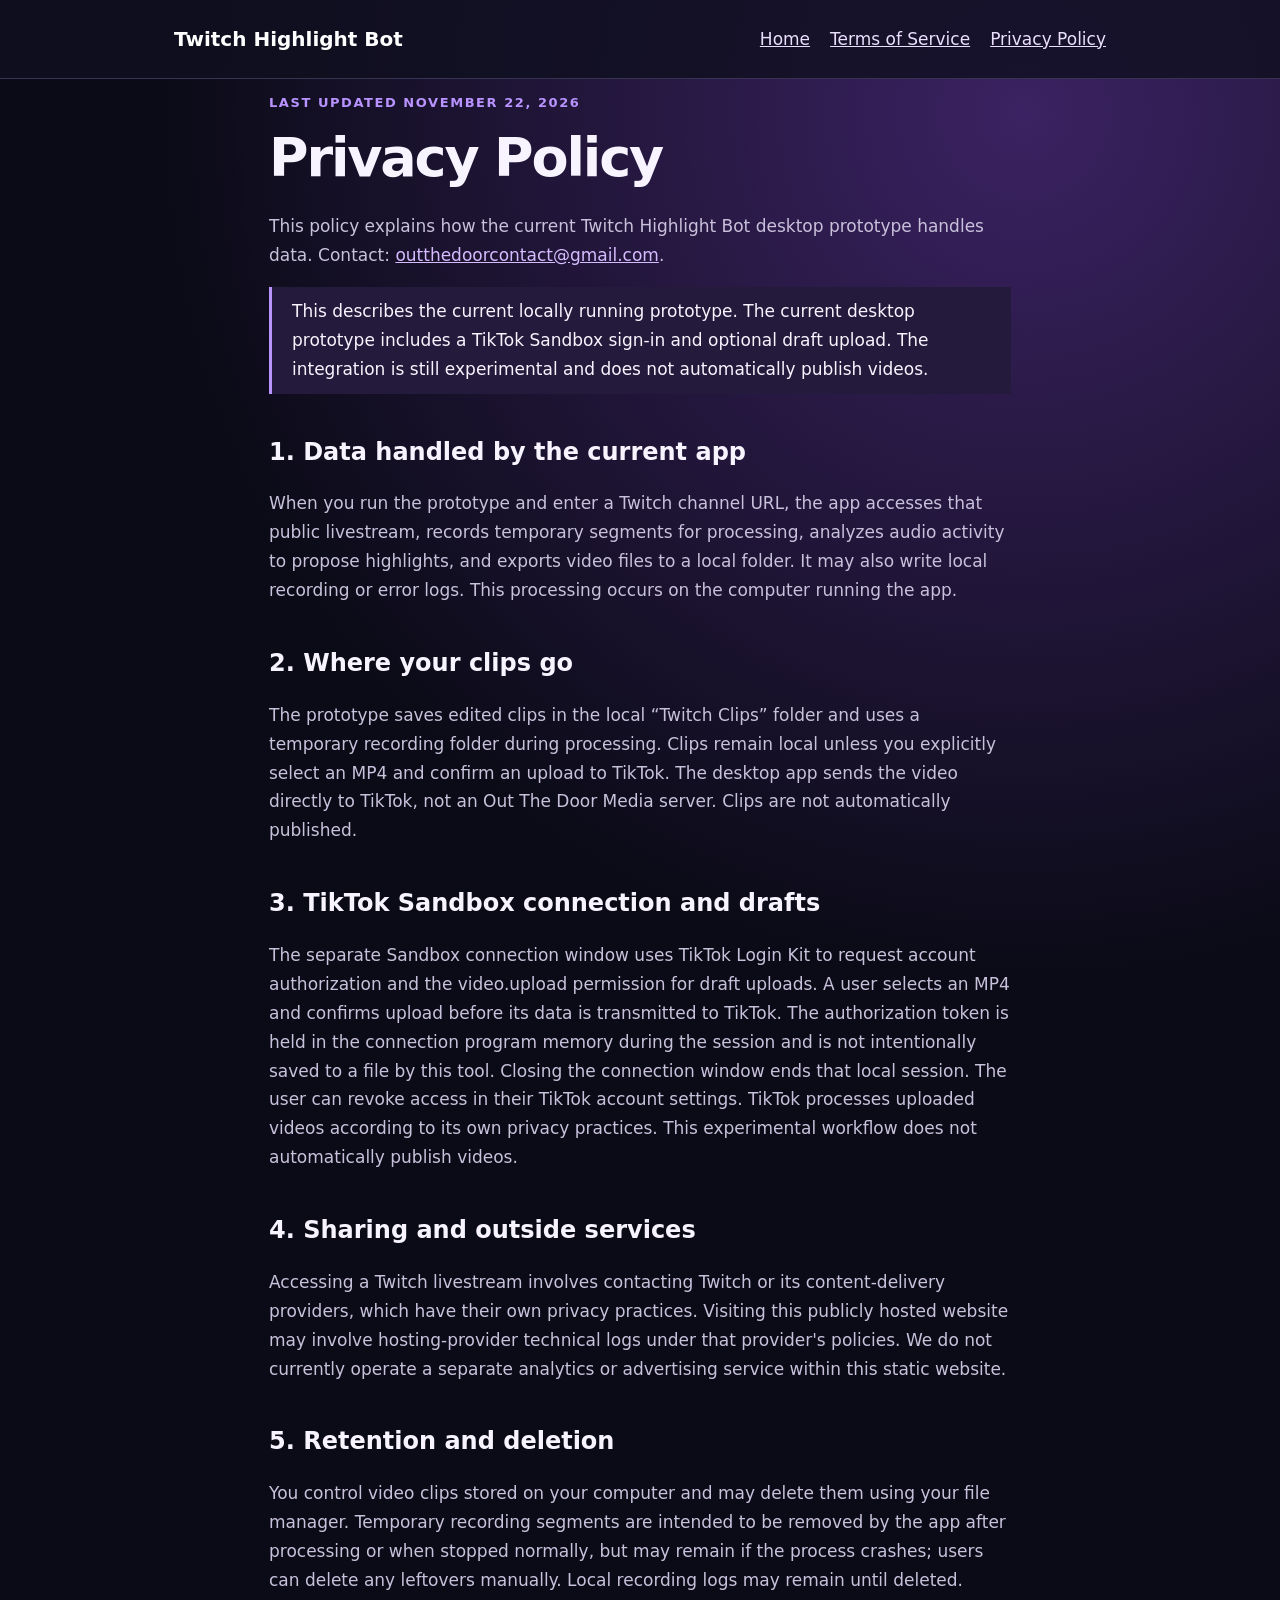
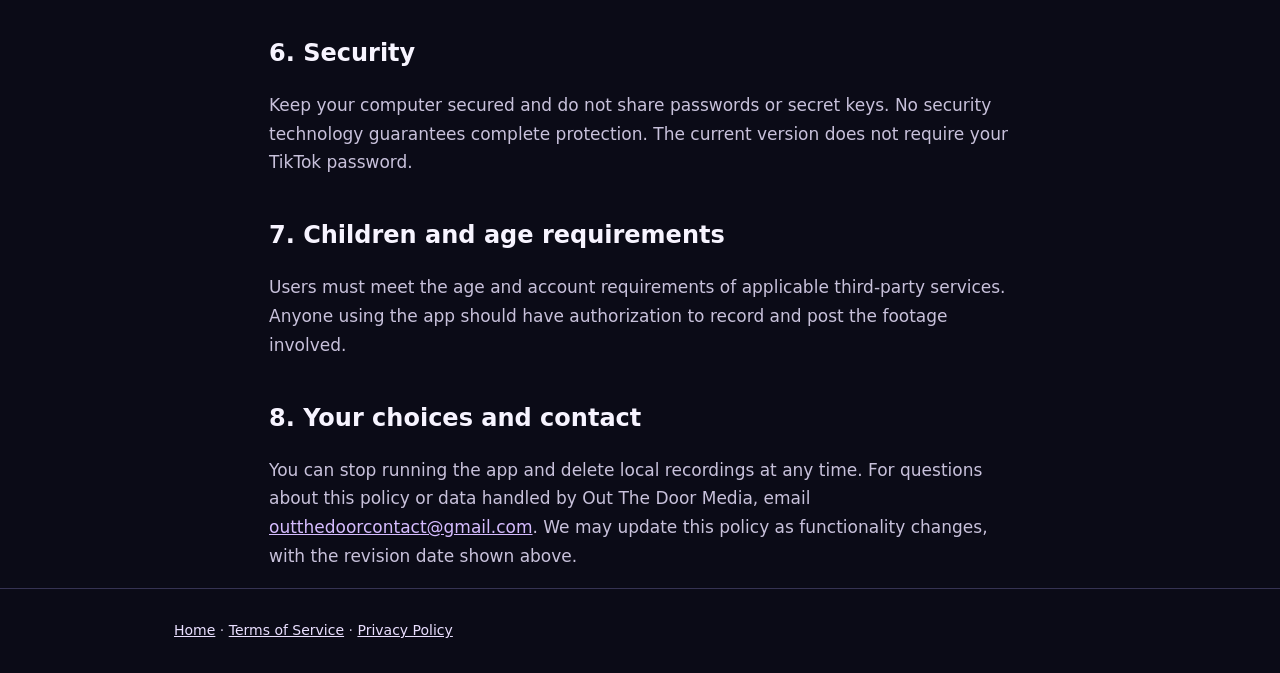
<file: privacy.html>
<!doctype html><html lang="en"><head><meta charset="utf-8"><meta name="viewport" content="width=device-width,initial-scale=1"><title>Privacy Policy | Twitch Highlight Bot</title><link rel="stylesheet" href="style.css"></head><body><header><nav class="wrap"><a class="brand" href="index.html">Twitch Highlight Bot</a><div class="links"><a href="index.html">Home</a><a href="terms.html">Terms of Service</a><a href="privacy.html">Privacy Policy</a></div></nav></header><main class="wrap legal"><p class="eyebrow">Last updated November 22, 2026</p><h1>Privacy Policy</h1><p>This policy explains how the current Twitch Highlight Bot desktop prototype handles data. Contact: <a href="mailto:outthedoorcontact@gmail.com">outthedoorcontact@gmail.com</a>.</p><div class="notice">This describes the current locally running prototype. The current desktop prototype includes a TikTok Sandbox sign-in and optional draft upload. The integration is still experimental and does not automatically publish videos.</div><h2>1. Data handled by the current app</h2><p>When you run the prototype and enter a Twitch channel URL, the app accesses that public livestream, records temporary segments for processing, analyzes audio activity to propose highlights, and exports video files to a local folder. It may also write local recording or error logs. This processing occurs on the computer running the app.</p><h2>2. Where your clips go</h2><p>The prototype saves edited clips in the local “Twitch Clips” folder and uses a temporary recording folder during processing. Clips remain local unless you explicitly select an MP4 and confirm an upload to TikTok. The desktop app sends the video directly to TikTok, not an Out The Door Media server. Clips are not automatically published.</p><h2>3. TikTok Sandbox connection and drafts</h2><p>The separate Sandbox connection window uses TikTok Login Kit to request account authorization and the video.upload permission for draft uploads. A user selects an MP4 and confirms upload before its data is transmitted to TikTok. The authorization token is held in the connection program memory during the session and is not intentionally saved to a file by this tool. Closing the connection window ends that local session. The user can revoke access in their TikTok account settings. TikTok processes uploaded videos according to its own privacy practices. This experimental workflow does not automatically publish videos.</p><h2>4. Sharing and outside services</h2><p>Accessing a Twitch livestream involves contacting Twitch or its content-delivery providers, which have their own privacy practices. Visiting this publicly hosted website may involve hosting-provider technical logs under that provider's policies. We do not currently operate a separate analytics or advertising service within this static website.</p><h2>5. Retention and deletion</h2><p>You control video clips stored on your computer and may delete them using your file manager. Temporary recording segments are intended to be removed by the app after processing or when stopped normally, but may remain if the process crashes; users can delete any leftovers manually. Local recording logs may remain until deleted.</p><h2>6. Security</h2><p>Keep your computer secured and do not share passwords or secret keys. No security technology guarantees complete protection. The current version does not require your TikTok password.</p><h2>7. Children and age requirements</h2><p>Users must meet the age and account requirements of applicable third-party services. Anyone using the app should have authorization to record and post the footage involved.</p><h2>8. Your choices and contact</h2><p>You can stop running the app and delete local recordings at any time. For questions about this policy or data handled by Out The Door Media, email <a href="mailto:outthedoorcontact@gmail.com">outthedoorcontact@gmail.com</a>. We may update this policy as functionality changes, with the revision date shown above.</p></main><footer><div class="wrap"><a href="index.html">Home</a> · <a href="terms.html">Terms of Service</a> · <a href="privacy.html">Privacy Policy</a></div></footer></body></html>
</file>
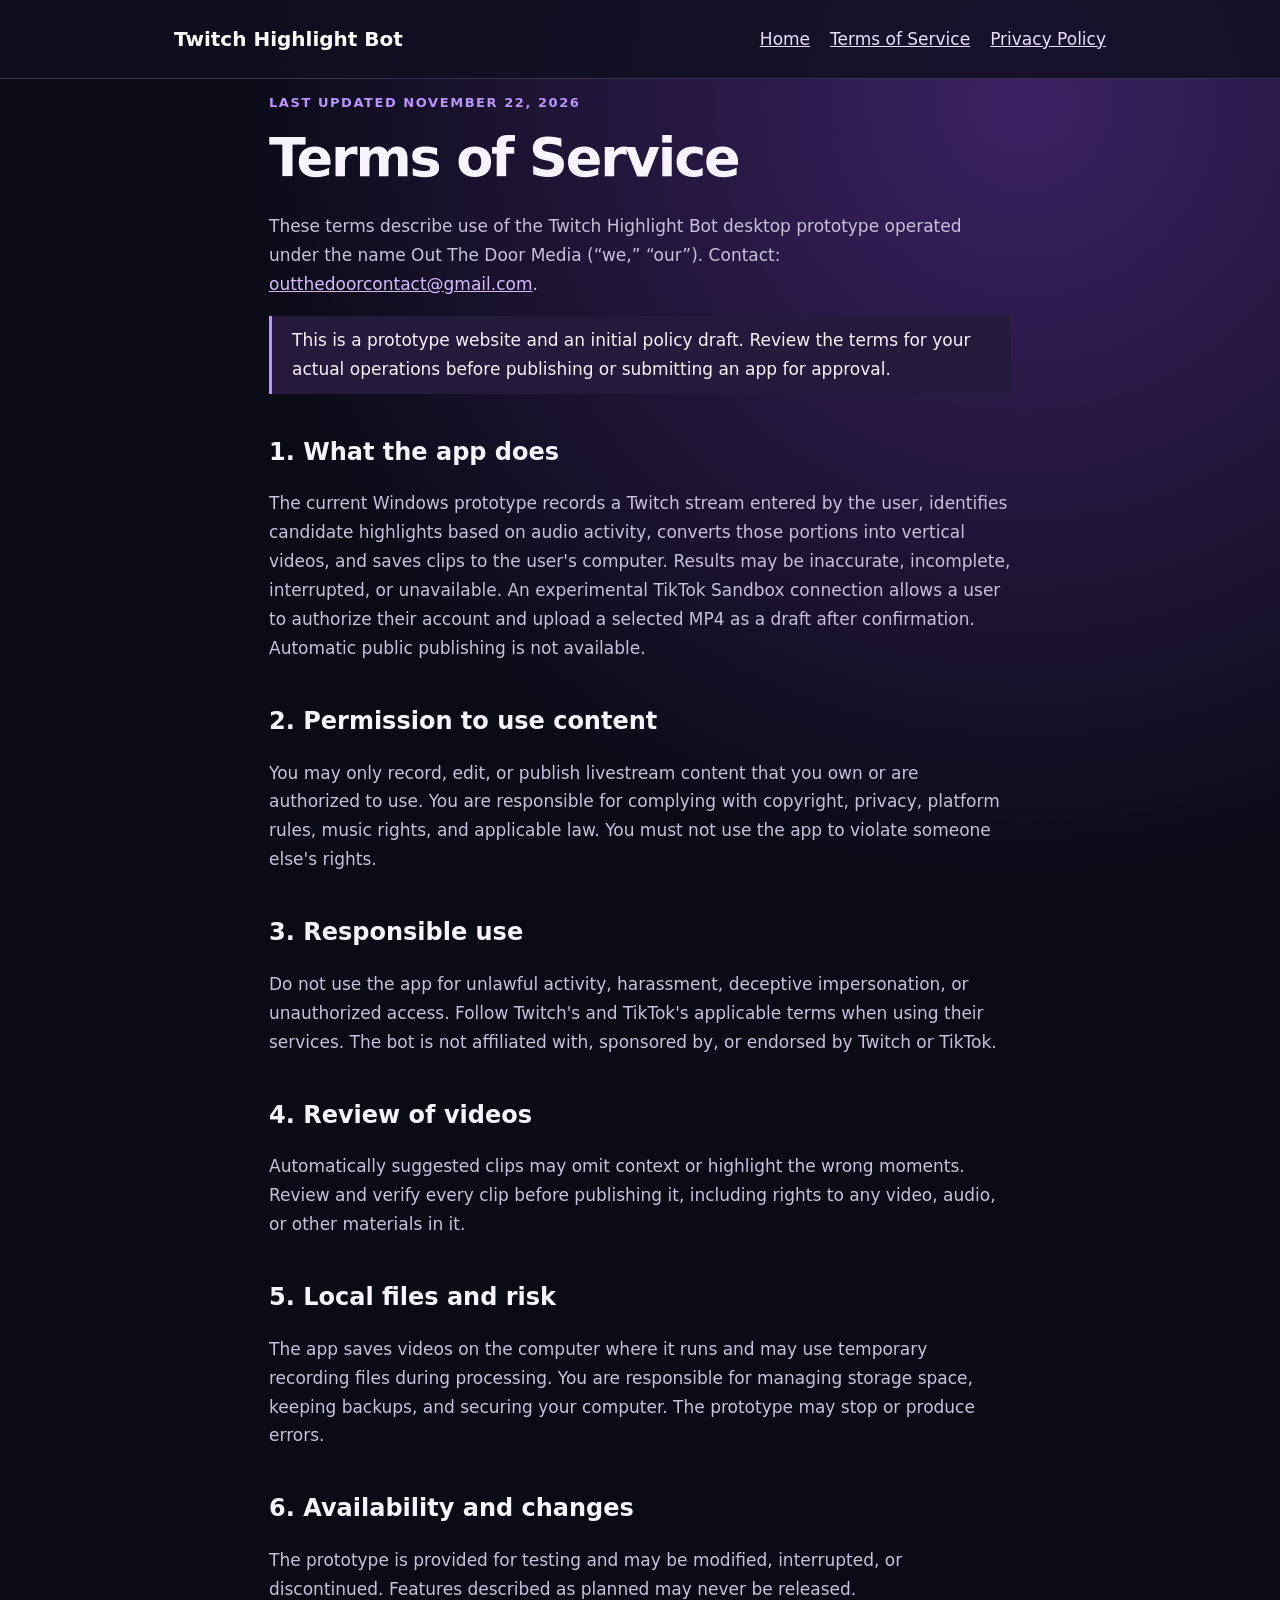
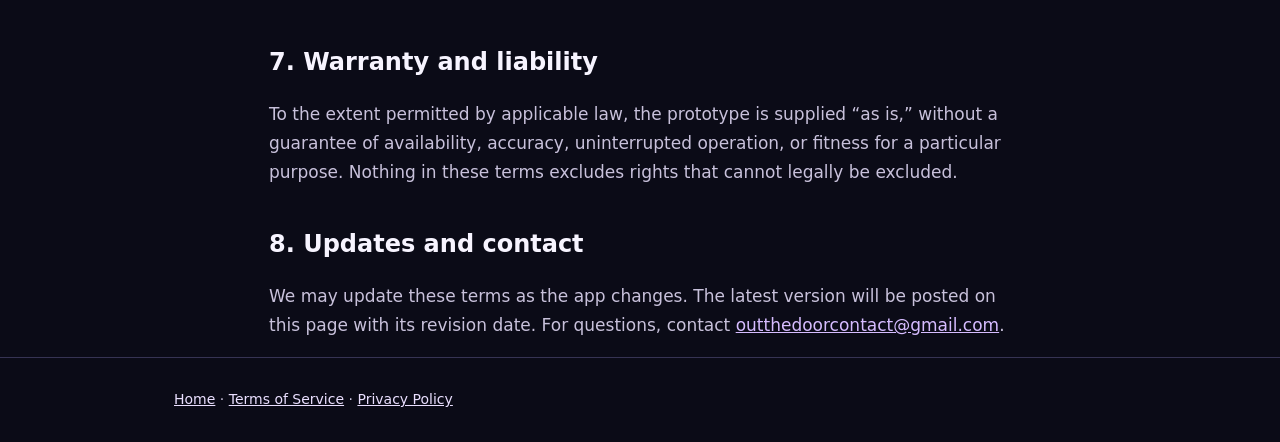
<file: terms.html>
<!doctype html><html lang="en"><head><meta charset="utf-8"><meta name="viewport" content="width=device-width,initial-scale=1"><title>Terms of Service | Twitch Highlight Bot</title><link rel="stylesheet" href="style.css"></head><body><header><nav class="wrap"><a class="brand" href="index.html">Twitch Highlight Bot</a><div class="links"><a href="index.html">Home</a><a href="terms.html">Terms of Service</a><a href="privacy.html">Privacy Policy</a></div></nav></header><main class="wrap legal"><p class="eyebrow">Last updated November 22, 2026</p><h1>Terms of Service</h1><p>These terms describe use of the Twitch Highlight Bot desktop prototype operated under the name Out The Door Media (“we,” “our”). Contact: <a href="mailto:outthedoorcontact@gmail.com">outthedoorcontact@gmail.com</a>.</p><div class="notice">This is a prototype website and an initial policy draft. Review the terms for your actual operations before publishing or submitting an app for approval.</div><h2>1. What the app does</h2><p>The current Windows prototype records a Twitch stream entered by the user, identifies candidate highlights based on audio activity, converts those portions into vertical videos, and saves clips to the user's computer. Results may be inaccurate, incomplete, interrupted, or unavailable. An experimental TikTok Sandbox connection allows a user to authorize their account and upload a selected MP4 as a draft after confirmation. Automatic public publishing is not available.</p><h2>2. Permission to use content</h2><p>You may only record, edit, or publish livestream content that you own or are authorized to use. You are responsible for complying with copyright, privacy, platform rules, music rights, and applicable law. You must not use the app to violate someone else's rights.</p><h2>3. Responsible use</h2><p>Do not use the app for unlawful activity, harassment, deceptive impersonation, or unauthorized access. Follow Twitch's and TikTok's applicable terms when using their services. The bot is not affiliated with, sponsored by, or endorsed by Twitch or TikTok.</p><h2>4. Review of videos</h2><p>Automatically suggested clips may omit context or highlight the wrong moments. Review and verify every clip before publishing it, including rights to any video, audio, or other materials in it.</p><h2>5. Local files and risk</h2><p>The app saves videos on the computer where it runs and may use temporary recording files during processing. You are responsible for managing storage space, keeping backups, and securing your computer. The prototype may stop or produce errors.</p><h2>6. Availability and changes</h2><p>The prototype is provided for testing and may be modified, interrupted, or discontinued. Features described as planned may never be released.</p><h2>7. Warranty and liability</h2><p>To the extent permitted by applicable law, the prototype is supplied “as is,” without a guarantee of availability, accuracy, uninterrupted operation, or fitness for a particular purpose. Nothing in these terms excludes rights that cannot legally be excluded.</p><h2>8. Updates and contact</h2><p>We may update these terms as the app changes. The latest version will be posted on this page with its revision date. For questions, contact <a href="mailto:outthedoorcontact@gmail.com">outthedoorcontact@gmail.com</a>.</p></main><footer><div class="wrap"><a href="index.html">Home</a> · <a href="terms.html">Terms of Service</a> · <a href="privacy.html">Privacy Policy</a></div></footer></body></html>
</file>
<file: style.css>
:root{color-scheme:dark;--bg:#0b0b17;--panel:#151528;--line:#363353;--text:#f7f4ff;--muted:#c8c1db;--accent:#b993ff}*{box-sizing:border-box}body{margin:0;background:radial-gradient(circle at 80% 5%,#3b2262 0,transparent 36%),var(--bg);font:17px/1.7 system-ui,-apple-system,Segoe UI,sans-serif;color:var(--text)}.wrap{max-width:980px;margin:auto;padding:0 24px}header{border-bottom:1px solid var(--line);background:#101020cc}nav{min-height:78px;display:flex;gap:22px;align-items:center;justify-content:space-between;flex-wrap:wrap}.brand{font-weight:800;font-size:20px;color:white;text-decoration:none}.links{display:flex;flex-wrap:wrap;gap:20px}.links a,footer a{color:#eadfff}main{padding:62px 0 90px}h1{font-size:clamp(38px,6vw,66px);line-height:1.13;margin:0 0 24px;letter-spacing:-.04em}h2{font-size:24px;margin:38px 0 10px}p,li{color:var(--muted)}.eyebrow{text-transform:uppercase;letter-spacing:.12em;color:var(--accent);font-size:13px;font-weight:750}.hero{max-width:760px}.panel{background:var(--panel);padding:24px;border:1px solid var(--line);border-radius:16px;margin-top:24px}.grid{display:grid;grid-template-columns:repeat(auto-fit,minmax(250px,1fr));gap:18px;margin-top:26px}.tag{display:inline-block;background:#322353;color:#f2eaff;border-radius:99px;padding:7px 13px;font-size:13px;font-weight:700}a{color:#d6bcff}footer{border-top:1px solid var(--line);padding:30px 0;color:var(--muted);font-size:14px}.legal{max-width:790px} .legal h1{font-size:clamp(36px,5vw,54px)}.notice{border-left:3px solid var(--accent);padding:10px 20px;background:#241a3b}img.logo{width:58px;height:58px;vertical-align:middle;border-radius:13px;margin-right:10px}@media(max-width:520px){main{padding-top:38px}.links{gap:12px}}
</file>
